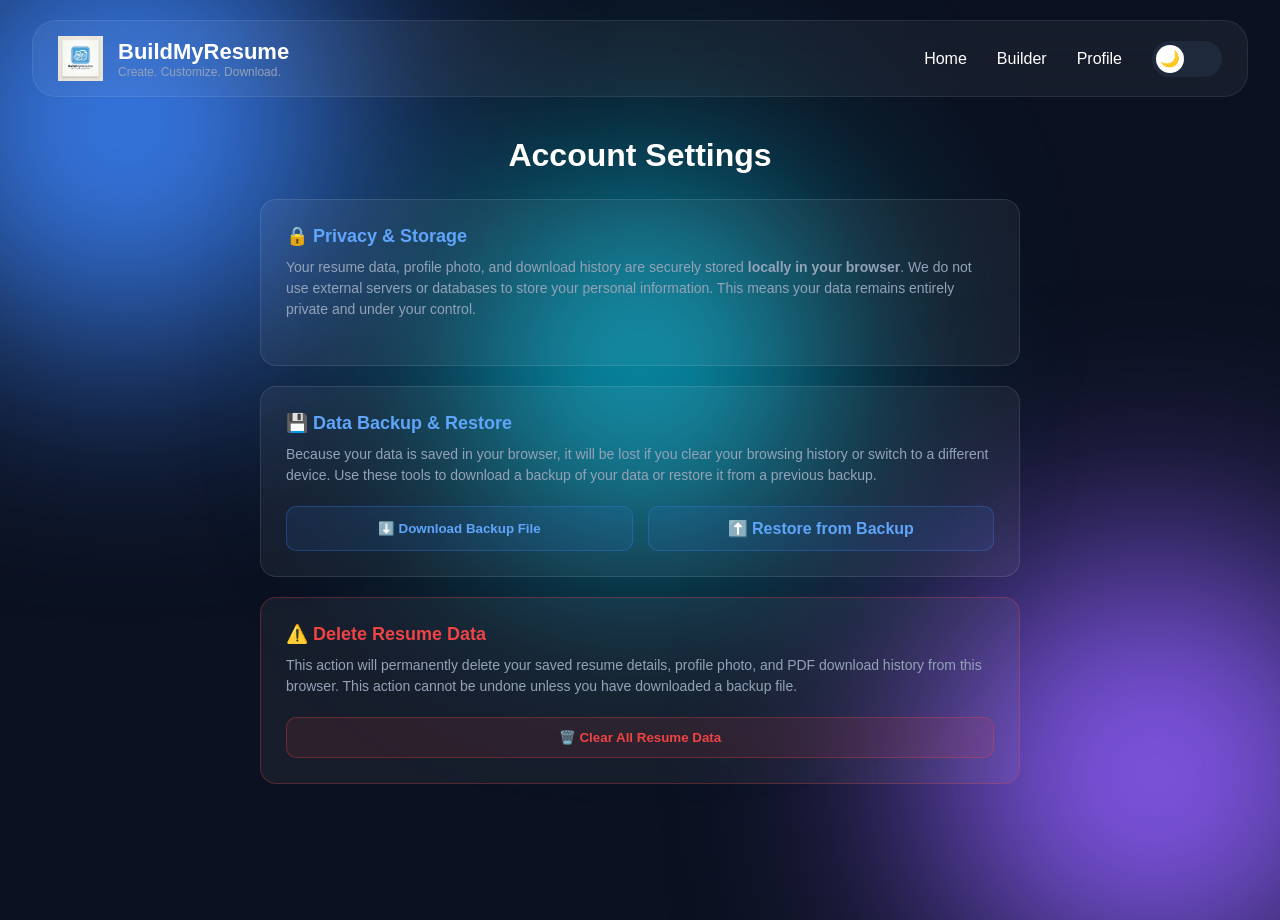
<file: settings.html>
<!DOCTYPE html>
<html lang="en">
<head>
    <meta charset="UTF-8">
    <meta name="viewport" content="width=device-width, initial-scale=1.0">
    <title>Settings | BuildMyResume</title>
    <!-- Link to builder.css to maintain the same dark theme and layout -->
    <link rel="stylesheet" href="css/builder.css">
    <style>
        .settings-card {
            background: rgba(255, 255, 255, 0.05);
            border: 1px solid rgba(255, 255, 255, 0.1);
            border-radius: 16px;
            padding: 25px;
            margin-bottom: 20px;
        }
        .settings-card h3 {
            color: #60a5fa;
            margin-bottom: 10px;
            font-size: 18px;
        }
        .settings-card p {
            color: #94a3b8;
            font-size: 14px;
            margin-bottom: 20px;
            line-height: 1.5;
        }
        .btn-danger {
            background: rgba(239, 68, 68, 0.1);
            color: #ef4444;
            border: 1px solid rgba(239, 68, 68, 0.3);
            padding: 12px 20px;
            border-radius: 10px;
            cursor: pointer;
            font-weight: 600;
            transition: all 0.3s ease;
            width: 100%;
        }
        .btn-danger:hover {
            background: rgba(239, 68, 68, 0.2);
            border-color: #ef4444;
        }
        .btn-primary {
            background: rgba(59, 130, 246, 0.1);
            color: #60a5fa;
            border: 1px solid rgba(59, 130, 246, 0.3);
            padding: 12px 20px;
            border-radius: 10px;
            cursor: pointer;
            font-weight: 600;
            transition: all 0.3s ease;
            width: 100%;
            display: inline-block;
            text-align: center;
        }
        .btn-primary:hover {
            background: rgba(59, 130, 246, 0.2);
            border-color: #3b82f6;
        }
    </style>
</head>
<body>

    <!-- Background Blobs -->
    <div class="blob blob1"></div>
    <div class="blob blob2"></div>
    <div class="blob blob3"></div>

    <!-- Full Navbar -->
    <nav class="navbar">
        <div class="logo-area">
            <a href="index.html" style="display: flex; align-items: center; gap: 15px; text-decoration: none; color: inherit;">
                <img id="logo" src="assets/logo_light.png" alt="Logo" style="width: 45px; height: 45px;">
                <div class="logo-text">
                    <h2>BuildMyResume</h2>
                    <p style="display: block;">Create. Customize. Download.</p>
                </div>
            </a>
        </div>

        <div class="hamburger" id="hamburger">
            <span></span>
            <span></span>
            <span></span>
        </div>

        <div class="nav-links" id="navLinks">
            <a href="index.html">Home</a>
            <a href="builder.html">Builder</a>
            <a href="profile.html">Profile</a>
            <label class="theme-switch" id="themeSwitchContainer">
                <input type="checkbox" id="themeToggle">
                <span class="slider"></span>
            </label>
        </div>
    </nav>

    <main class="builder-container" style="display: block; max-width: 800px; margin: 0 auto; padding-top: 20px;">
        
        <h1 style="margin-bottom: 25px; text-align: center;">Account Settings</h1>

        <!-- Privacy & Storage Information -->
        <div class="settings-card">
            <h3>🔒 Privacy & Storage</h3>
            <p>Your resume data, profile photo, and download history are securely stored <strong>locally in your browser</strong>. We do not use external servers or databases to store your personal information. This means your data remains entirely private and under your control.</p>
        </div>

        <!-- Data Backup & Restore -->
        <div class="settings-card">
            <h3>💾 Data Backup & Restore</h3>
            <p>Because your data is saved in your browser, it will be lost if you clear your browsing history or switch to a different device. Use these tools to download a backup of your data or restore it from a previous backup.</p>
            
            <div style="display: flex; gap: 15px;">
                <!-- Export Button -->
                <button id="exportJsonBtn" class="btn-primary" style="flex: 1;">⬇️ Download Backup File</button>
                
                <!-- Import Button -->
                <label class="btn-primary" style="flex: 1; cursor: pointer;">
                    <input type="file" id="importJsonBtn" accept=".json" hidden>
                    ⬆️ Restore from Backup
                </label>
            </div>
        </div>

        <!-- Danger Zone -->
        <div class="settings-card" style="border-color: rgba(239, 68, 68, 0.3);">
            <h3 style="color: #ef4444;">⚠️ Delete Resume Data</h3>
            <p>This action will permanently delete your saved resume details, profile photo, and PDF download history from this browser. This action cannot be undone unless you have downloaded a backup file.</p>
            <button id="clearDataBtn" class="btn-danger">🗑️ Clear All Resume Data</button>
        </div>

    </main>

    <!-- Settings Logic Script -->
    <script>
        // 1. Export Data to JSON Backup
        document.getElementById('exportJsonBtn').addEventListener('click', () => {
            const data = {
                resumeData: JSON.parse(localStorage.getItem('resumeData')) || {},
                resumeHistory: JSON.parse(localStorage.getItem('resumeHistory')) || [],
                profileImage: localStorage.getItem('profileImage') || null
            };

            if (!data.resumeData.name && data.resumeHistory.length === 0) {
                alert("There is no data to backup yet!");
                return;
            }

            const dataStr = JSON.stringify(data, null, 2);
            const blob = new Blob([dataStr], { type: "application/json" });
            const link = document.createElement("a");
            link.href = URL.createObjectURL(blob);
            link.download = "BuildMyResume_Backup.json";
            document.body.appendChild(link);
            link.click();
            document.body.removeChild(link);
        });

        // 2. Import Data from JSON Backup
        document.getElementById('importJsonBtn').addEventListener('change', (e) => {
            const file = e.target.files[0];
            if (!file) return;

            const reader = new FileReader();
            reader.onload = function(event) {
                try {
                    const importedData = JSON.parse(event.target.result);
                    
                    if (importedData.resumeData) localStorage.setItem('resumeData', JSON.stringify(importedData.resumeData));
                    if (importedData.resumeHistory) localStorage.setItem('resumeHistory', JSON.stringify(importedData.resumeHistory));
                    if (importedData.profileImage) localStorage.setItem('profileImage', importedData.profileImage);
                    
                    alert("Backup restored successfully!");
                    window.location.reload();
                } catch (err) {
                    alert("Invalid backup file. Please ensure you are uploading the correct JSON file.");
                }
            };
            reader.readAsText(file);
        });

        // 3. Clear All Data (Danger Zone)
        document.getElementById('clearDataBtn').addEventListener('click', () => {
            const confirmDelete = confirm("Are you absolutely sure? This will delete your resume data, history, and photo from this browser. This cannot be undone.");
            
            if (confirmDelete) {
                localStorage.removeItem("resumeData");
                localStorage.removeItem("resumeHistory");
                localStorage.removeItem("profileImage");
                localStorage.removeItem("selectedTemplate");
                
                alert("All data has been cleared.");
                window.location.href = "index.html"; // Redirect to home page
            }
        });
    </script>
    
    <!-- Link to your theme.js so the Theme Toggle and Hamburger Menu work properly -->
    <script src="js/theme.js"></script>

</body>
</html>
</file>
<file: css/builder.css>
/* =========================
   BASE RESET
========================= */
* { margin: 0; padding: 0; box-sizing: border-box; font-family: 'Inter', sans-serif; }
body { min-height: 100vh; background: #0b1120; color: white; overflow-x: hidden; overflow-y: auto; }

/* =========================
   BACKGROUND BLOBS
========================= */
.blob { position: fixed; border-radius: 50%; filter: blur(120px); z-index: -1; }
.blob1 { width: 450px; height: 450px; background: #3b82f6; top: -100px; left: -100px; }
.blob2 { width: 450px; height: 450px; background: #8b5cf6; bottom: -100px; right: -100px; }
.blob3 { width: 350px; height: 350px; background: #06b6d4; top: 40%; left: 50%; transform: translate(-50%, -50%); }

/* =========================
   NAVBAR & SIDE PANELS
========================= */
.navbar { width: 95%; margin: 20px auto; padding: 15px 25px; display: flex; justify-content: space-between; align-items: center; background: rgba(255, 255, 255, 0.05); backdrop-filter: blur(20px); border: 1px solid rgba(255, 255, 255, 0.08); border-radius: 24px; z-index: 100; position: relative;  }
.logo-area { display: flex; align-items: center; gap: 15px; }
.logo-area img { width: 45px; height: 45px; object-fit: contain; }
.logo-text h2 { font-size: 22px; font-weight: 700; margin: 0; }
.logo-text p { font-size: 12px; color: #94a3b8; margin: 0; }
.nav-links { display: flex; align-items: center; gap: 30px; }
.nav-links a { color: white; text-decoration: none; font-weight: 500; transition: color 0.3s; }
.nav-links a:hover { color: #3b82f6; }
.nav-profile-pic { width: 40px; height: 40px; border-radius: 50%; object-fit: cover; border: 2px solid #3b82f6; cursor: pointer; transition: transform 0.3s; }
.nav-profile-pic:hover { transform: scale(1.1); }
.hamburger { display: none; flex-direction: column; gap: 5px; cursor: pointer; z-index: 101; }
.hamburger span { width: 28px; height: 3px; background-color: white; border-radius: 3px; transition: all 0.3s ease; }
.theme-switch { position: relative; width: 70px; height: 36px; display: inline-block; }
.theme-switch input { display: none; }
.slider { position: absolute; inset: 0; background: #1e293b; border-radius: 50px; cursor: pointer; transition: .3s; }
.slider::before { content: "🌙"; position: absolute; width: 28px; height: 28px; left: 4px; top: 4px; background: white; border-radius: 50%; display: flex; align-items: center; justify-content: center; transition: .3s; }
input:checked + .slider { background: #60a5fa; }
input:checked + .slider::before { transform: translateX(34px); content: "☀️"; }

.builder-container { display: grid; grid-template-columns: 280px 1fr 280px; gap: 20px; height: calc(100vh - 110px); padding: 20px; }
.left-panel, .right-panel { background: rgba(255,255,255,.05); backdrop-filter: blur(20px); border: 1px solid rgba(255,255,255,.08); border-radius: 24px; padding: 20px; overflow-y: auto; }
.left-panel h3, .right-panel h3 { margin-bottom: 20px; }

.left-panel input[type="text"], .left-panel input[type="email"], .left-panel textarea { width: 100%; padding: 14px; margin-bottom: 16px; border: 1px solid rgba(255, 255, 255, 0.15); border-radius: 14px; background: rgba(255, 255, 255, 0.05); color: white; font-size: 14px; outline: none; transition: all 0.3s ease; }
.left-panel textarea { min-height: 100px; resize: vertical; }
.left-panel input::placeholder, .left-panel textarea::placeholder { color: #94a3b8; }
.left-panel input:focus, .left-panel textarea:focus { border-color: #3b82f6; background: rgba(255, 255, 255, 0.08); box-shadow: 0 0 15px rgba(59, 130, 246, 0.2); }

.custom-file-upload { margin-bottom: 16px; }
.upload-btn { display: flex; align-items: center; justify-content: center; gap: 10px; width: 100%; padding: 14px; border: 1px dashed rgba(255, 255, 255, 0.3); border-radius: 14px; background: rgba(255, 255, 255, 0.05); color: white; font-size: 14px; font-weight: 500; cursor: pointer; transition: all 0.3s ease; }
.upload-btn svg { transition: transform 0.3s ease; }
.upload-btn:hover { border-color: #3b82f6; background: rgba(59, 130, 246, 0.1); color: #60a5fa; }
.upload-btn:hover svg { transform: translateY(-2px); }

.checkbox-container { display: flex; align-items: center; gap: 10px; margin-bottom: 20px; color: white; font-size: 14px; cursor: pointer; }
.checkbox-container input[type="checkbox"] { width: 18px; height: 18px; cursor: pointer; margin: 0; accent-color: #3b82f6; }

.template-list button { width: 100%; padding: 14px; margin-bottom: 12px; border: none; border-radius: 16px; background: rgba(255,255,255,.05); color: white; cursor: pointer; transition: .3s; }
.template-list button:hover { transform: translateY(-2px); background: rgba(59,130,246,.15); }

.download-container { display: flex; justify-content: center; margin-top: 20px; padding-bottom: 30px; }
.download-container .download-btn { padding: 14px 28px; font-size: 15px; font-weight: 600; border: none; border-radius: 10px; width: auto; background: linear-gradient(135deg, #3b82f6, #8b5cf6); color: white; cursor: pointer; transition: .3s; box-shadow: 0 4px 10px rgba(59, 130, 246, 0.3); }
.download-btn:hover { transform: translateY(-2px); box-shadow: 0 10px 30px rgba(59,130,246,.4); }

/* =========================================
   STRICT AUTO-FIT SPACING OVERRIDES
========================================= */
.preview-panel { overflow-y: auto; }

#resume-preview {
    max-width: 900px; margin: auto; background: white; color: black;
    border-radius: 24px; padding: 50px; min-height: 1122px; height: auto !important;
    box-shadow: 0 20px 50px rgba(0,0,0,.25); 
    transition: transform 0.3s, box-shadow 0.3s; 
    
    /* Dynamic Variables initialized smaller */
    font-size: 14px; 
    --line-height: 1.5;
    --spacing: 1.2em;
}

#resume-preview * { line-height: var(--line-height) !important; }
#resume-preview h1, #resume-preview h2, #resume-preview p { margin: 0 !important; }

/* The new Newspaper CSS! Splits content strictly down the middle */
#resume-body.newspaper {
    column-count: 2;
    column-gap: 40px;
    margin-top: 10px;
}

/* Prevents sections from awkwardly splitting across the two columns */
#resume-body.newspaper section {
    break-inside: avoid;
    page-break-inside: avoid;
}

#resume-preview section { 
    margin-top: var(--spacing) !important; 
    margin-bottom: 0 !important;
    padding: 5px; 
    border-radius: 8px; 
}
#resume-preview section:hover { background: rgba(0, 0, 0, 0.02); }

.resume-header { display: flex; justify-content: space-between; align-items: center; margin-bottom: var(--spacing) !important; }
.resume-header h1 { font-size: 2.5em; }
.resume-header p { font-size: 1em; color: #555; }
.avatar { width: 7em; height: 7em; border-radius: 50%; background: #ddd; display: flex; justify-content: center; align-items: center; font-size: 0.9em; color: #555; object-fit: cover; }
#resume-preview hr { margin: var(--spacing) 0 !important; }
#resume-preview h2 { font-size: 1.4em; margin-bottom: 0.3em !important; color: #2563eb; }
#resume-preview p { font-size: 1em; white-space: pre-wrap; }

[contenteditable="true"] { outline: none; border-radius: 6px; transition: background 0.3s ease, padding 0.3s ease; }
[contenteditable="true"]:hover { background: rgba(59, 130, 246, 0.1); cursor: text; padding: 2px 5px; }

::-webkit-scrollbar { width: 8px; }
::-webkit-scrollbar-thumb { background: #334155; border-radius: 20px; }

/* =========================
   LIGHT MODE OVERRIDES
========================= */
body.light { background: #f8fafc; color: #111827; }
body.light .navbar, body.light .left-panel, body.light .right-panel { background: rgba(255,255,255,.8); border: 1px solid rgba(0,0,0,.08); }
body.light .nav-links a { color: #334155; }
body.light .logo-text p, body.light .logo-area small { color: #475569; }
body.light .hamburger span { background-color: #0f172a; }
body.light .template-list button { color: #111827; }
body.light .template-list button:hover { background: rgba(59,130,246,.12); }
body.light .left-panel input[type="text"], body.light .left-panel input[type="email"], body.light .left-panel textarea { background: #ffffff; border: 1px solid #cbd5e1; color: #1e293b; }
body.light .left-panel input::placeholder, body.light .left-panel textarea::placeholder { color: #64748b; }
body.light .checkbox-container { color: #1e293b; }
body.light .upload-btn { background: #f1f5f9; border: 1px dashed #cbd5e1; color: #475569; }
body.light .upload-btn:hover { border-color: #3b82f6; background: #e2e8f0; color: #2563eb; }
body.light #exportDataBtn { background: #f1f5f9; border: 1px solid #cbd5e1; color: #475569; }
body.light #exportDataBtn:hover { background: #e2e8f0; border-color: #3b82f6; }

/* =========================
   RESPONSIVE LAYOUTS
========================= */
@media (max-width: 1200px) {
    .builder-container { grid-template-columns: 1fr; height: auto; overflow: visible; gap: 30px; }
    .left-panel, .right-panel { display: block; height: auto; }
    
    /* 1. REORDER: Templates Top (1), Inputs Middle (2), Preview Bottom (3) */
    .right-panel { order: 1; }
    .left-panel { order: 2; }
    .preview-panel { order: 3; padding: 0; overflow: visible; }
    

/* =========================
   TEMPLATE LINED LIST (Desktop & Mobile)
========================= */
.template-list {
    display: flex;
    flex-direction: column; /* Stacks them vertically */
    gap: 0; /* Removes gap so borders touch */
    width: 100%;
    overflow-x: hidden; /* Prevents horizontal scrolling */
    background: rgba(255, 255, 255, 0.02);
    border-radius: 16px;
    border: 1px solid rgba(255, 255, 255, 0.08);
}

.template-list button {
    width: 100%;
    padding: 16px 20px;
    margin: 0;
    background: transparent;
    color: white;
    font-size: 15px;
    font-weight: 500;
    text-align: left; /* Aligns text neatly to the left */
    border: none;
    border-radius: 0;
    border-bottom: 1px solid rgba(255, 255, 255, 0.08); /* The "Line" between items */
    cursor: pointer;
    transition: all 0.3s ease;
}

/* Remove the border from the very last item so it looks clean */
.template-list button:last-child {
    border-bottom: none;
}

/* Hover Effect */
.template-list button:hover {
    background: rgba(59, 130, 246, 0.15);
    color: #60a5fa;
    padding-left: 25px; /* Slight indent animation on hover */
}

/* Light Mode Overrides */
body.light .template-list {
    background: #ffffff;
    border: 1px solid #e2e8f0;
}
body.light .template-list button {
    color: #334155;
    border-bottom: 1px solid #e2e8f0;
}
body.light .template-list button:hover {
    background: #eff6ff;
    color: #2563eb;
}
}

@media (max-width: 768px) {
    /* 3. MOBILE GRID: Switch to 3 boxes per row on smaller screens */
    .template-list {
        grid-template-columns: repeat(3, 1fr);
    }

    /* Your existing 768px code kept exactly the same */
    .logo-text p { display: none; }
    .navbar { padding: 15px 20px; border-radius: 16px; margin: 10px auto; width: 90%; }
    .hamburger { display: flex; z-index: 1000; }
    .nav-links { position: fixed; top: 0; right: -100%; width: 250px; height: 100vh; background: rgba(11, 17, 32, 0.95); backdrop-filter: blur(15px); display: flex; flex-direction: column; justify-content: center; align-items: center; transition: 0.4s ease-in-out; box-shadow: -5px 0 20px rgba(0,0,0,0.5); z-index: 999; }
    body.light .nav-links { background: rgba(248, 250, 252, 0.95); }
    .nav-links.active { right: 0; }
    #themeSwitchContainer { position: absolute; top: 30px; left: 50%; transform: translateX(-50%); margin: 0; }
    #profilePicLink { order: 1; margin-bottom: 25px; }
    .nav-profile-pic { width: 70px; height: 70px; border-width: 3px; }
    #linkTemplates { order: 2; font-size: 20px; margin-bottom: 15px; }
    #linkSettings { order: 3; font-size: 20px; }
    #resume-preview { padding: 25px 20px; min-height: auto; }
    .resume-header { flex-direction: column-reverse; text-align: center; gap: 15px; }
    .resume-header h1 { font-size: 28px; }
    .avatar { width: 90px; height: 90px; margin: 0 auto; }
}

/* 4. EXTRA SMALL MOBILE: Switch to 2 boxes per row on very thin phones */
@media (max-width: 480px) {
    .template-list {
        grid-template-columns: repeat(2, 1fr); 
    }
}

/* =========================
   PRINT LAYOUT (PDF EXPORT FIX)
========================= */
@media print {
    @page { margin: 0; size: A4 portrait; }
    .navbar, .left-panel, .right-panel, .download-container, .blob { display: none !important; }
    html, body { background: white !important; margin: 0 !important; padding: 0 !important; width: 100% !important; height: auto !important; overflow: visible !important; }
    .builder-container, .preview-panel { display: block !important; position: absolute !important; top: 0 !important; left: 0 !important; width: 100% !important; margin: 0 !important; padding: 0 !important; background: white !important; }
    
    /* Removed !important font-sizes here so the JS algorithm controls the size! */
    #resume-preview { position: relative !important; margin: 0 auto !important; max-width: 800px !important; padding: 40px 50px !important; box-shadow: none !important; transform: none !important; min-height: 0 !important; }
    #resume-preview section { background: transparent !important; }
    * { -webkit-print-color-adjust: exact !important; print-color-adjust: exact !important; }
    #resume-preview .avatar { width: 80px !important; height: 80px !important; }
}

/* =========================================
   REFINED ALIGNMENT (Centered Summary, Left Rest)
========================================= */

/* Ensure the main container is left-aligned by default */
#resume-preview {
    text-align: left !important;
}

/* Force Center ONLY for the Summary Section */
#summarySection, 
#summarySection h2, 
#summarySection p {
    text-align: center !important;
}

/* Ensure the Header (Name/Photo) is LEFT-ALIGNED as you requested */
.resume-header {
    display: flex !important;
    flex-direction: row !important; /* Back to side-by-side */
    justify-content: space-between !important;
    align-items: center !important;
    text-align: left !important;
}

/* Reset other sections to Left-Align explicitly */
#resume-preview section:not(#summarySection), 
#resume-preview section:not(#summarySection) h2, 
#resume-preview section:not(#summarySection) p {
    text-align: left !important;
}

/* Ensure avatar aligns left */
.avatar {
    margin: 0 !important;
}
/* =========================================
   NEWSPAPER CHECKBOX STYLING
========================================= */
/* Style the container surrounding the newspaper checkbox */
input#showNewspaper + label {
    font-weight: 600;
    color: #60a5fa;
    cursor: pointer;
}

input#showNewspaper {
    transform: scale(1.2);
    accent-color: #3b82f6;
}

/* Add a beautiful highlighted box around the Newspaper Layout toggle */
input#showNewspaper:parent, /* Fallback */
.checkbox-container:has(input#showNewspaper) {
    background: rgba(59, 130, 246, 0.1);
    border: 1px solid rgba(59, 130, 246, 0.3);
    padding: 12px 16px;
    border-radius: 12px;
    margin-top: 15px;
    margin-bottom: 15px;
    transition: all 0.3s ease;
}

.checkbox-container:has(input#showNewspaper):hover {
    background: rgba(59, 130, 246, 0.2);
    border-color: #3b82f6;
    transform: translateY(-2px);
    box-shadow: 0 4px 12px rgba(59, 130, 246, 0.15);
}

/* Light mode overrides for the new toggle */
body.light .checkbox-container:has(input#showNewspaper) {
    background: #eff6ff;
    border-color: #bfdbfe;
}
body.light .checkbox-container:has(input#showNewspaper):hover {
    background: #dbeafe;
    border-color: #3b82f6;
}
</file>
